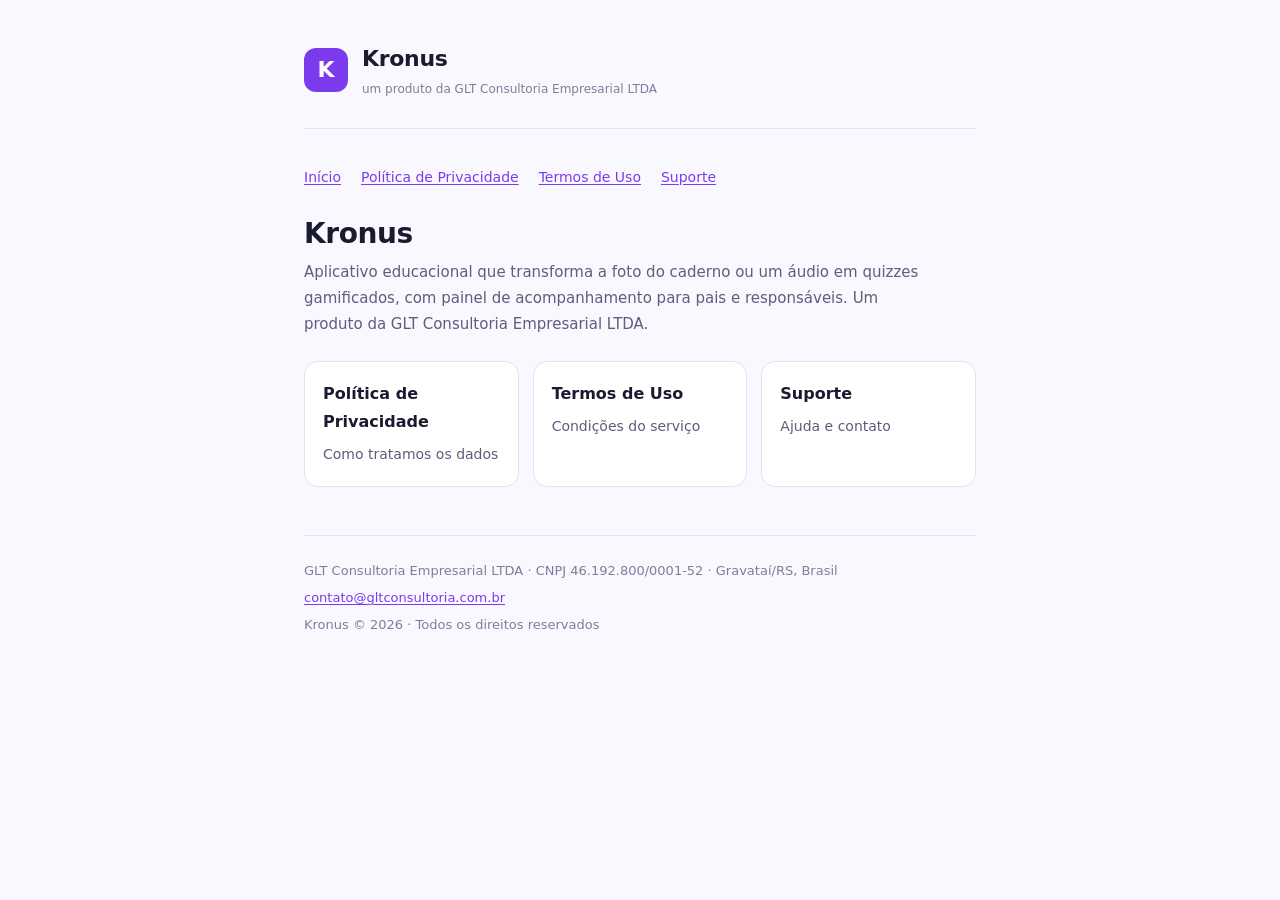
<file: index.html>
<!doctype html>
<html lang="pt-BR">
<head>
<meta charset="utf-8">
<meta name="viewport" content="width=device-width, initial-scale=1">
<title>Kronus — Kronus</title>
<meta name="description" content="Aplicativo educacional gamificado da GLT Consultoria Empresarial.">
<link rel="stylesheet" href="style.css">
</head>
<body>
<div class="page">
  <header>
    <div class="logo-mark" aria-hidden="true">K</div>
    <div>
      <div class="logo-text">Kronus</div>
      <div class="logo-sub">um produto da GLT Consultoria Empresarial LTDA</div>
    </div>
  </header>
  <nav class="doc-nav" aria-label="Documentos">
    <a href="index.html">Início</a>
    <a href="privacy.html">Política de Privacidade</a>
    <a href="terms.html">Termos de Uso</a>
    <a href="support.html">Suporte</a>
  </nav>
  <h1>Kronus</h1>
  <p>Aplicativo educacional que transforma a foto do caderno ou um áudio em quizzes gamificados, com painel de acompanhamento para pais e responsáveis. Um produto da GLT Consultoria Empresarial LTDA.</p>
  <div class="cards">
    <a class="card" href="privacy.html"><strong>Política de Privacidade</strong><span>Como tratamos os dados</span></a>
    <a class="card" href="terms.html"><strong>Termos de Uso</strong><span>Condições do serviço</span></a>
    <a class="card" href="support.html"><strong>Suporte</strong><span>Ajuda e contato</span></a>
  </div>
  <footer>
    <p>GLT Consultoria Empresarial LTDA · CNPJ 46.192.800/0001-52 · Gravataí/RS, Brasil</p>
    <p><a href="mailto:contato@gltconsultoria.com.br">contato@gltconsultoria.com.br</a></p>
    <p>Kronus © 2026 · Todos os direitos reservados</p>
  </footer>
</div>
</body>
</html>
</file>
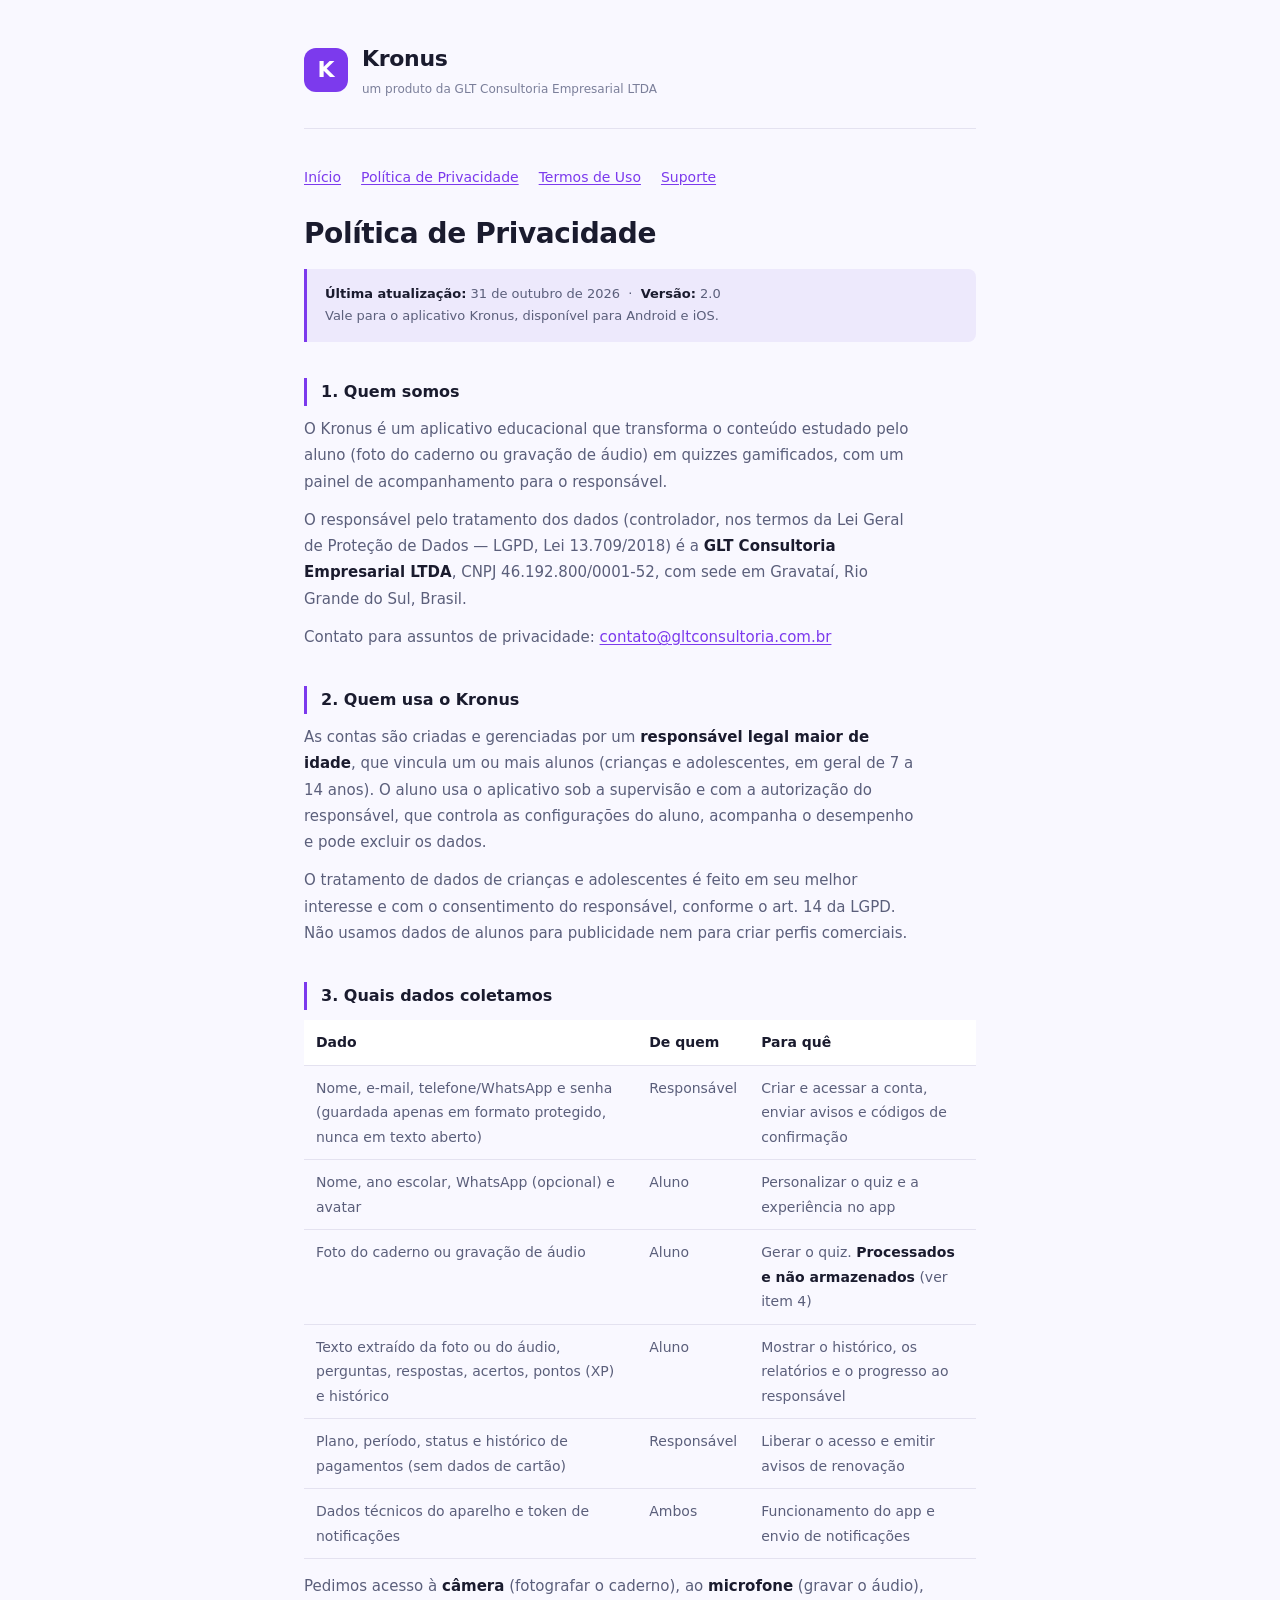
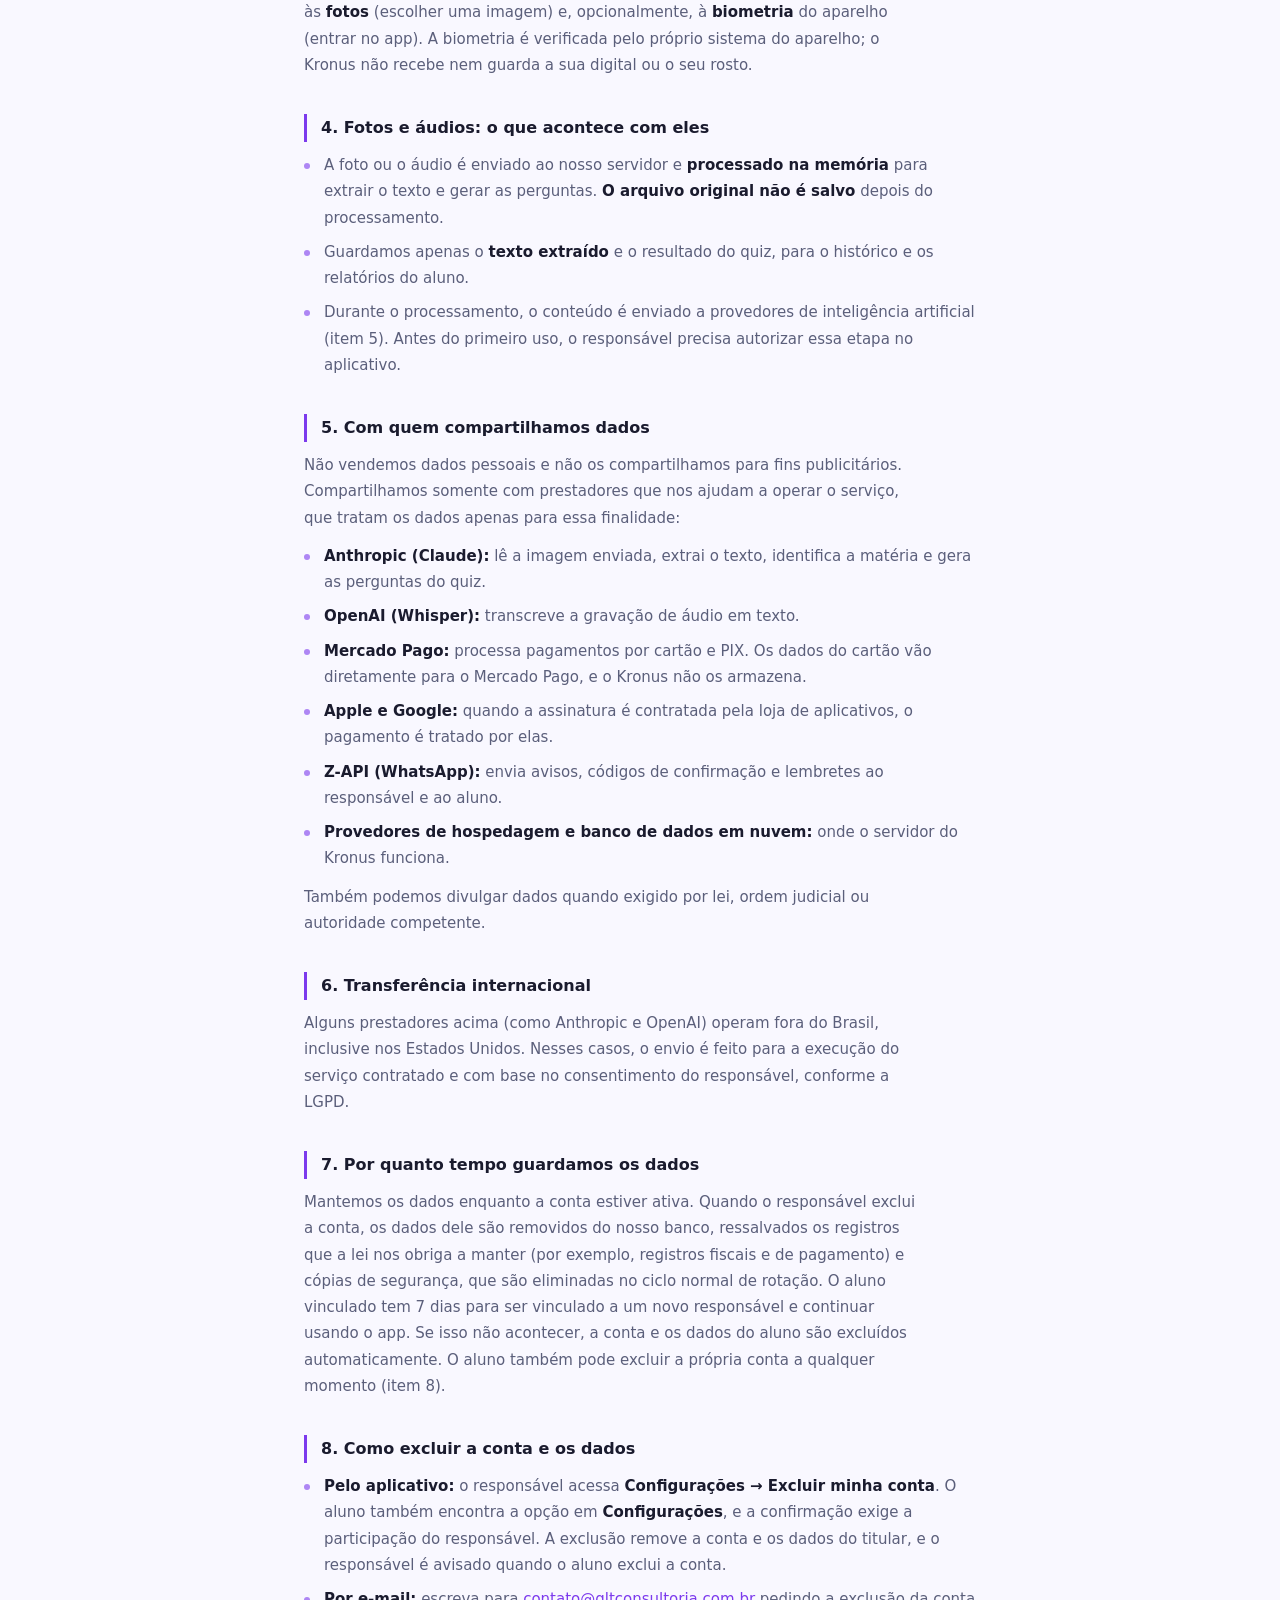
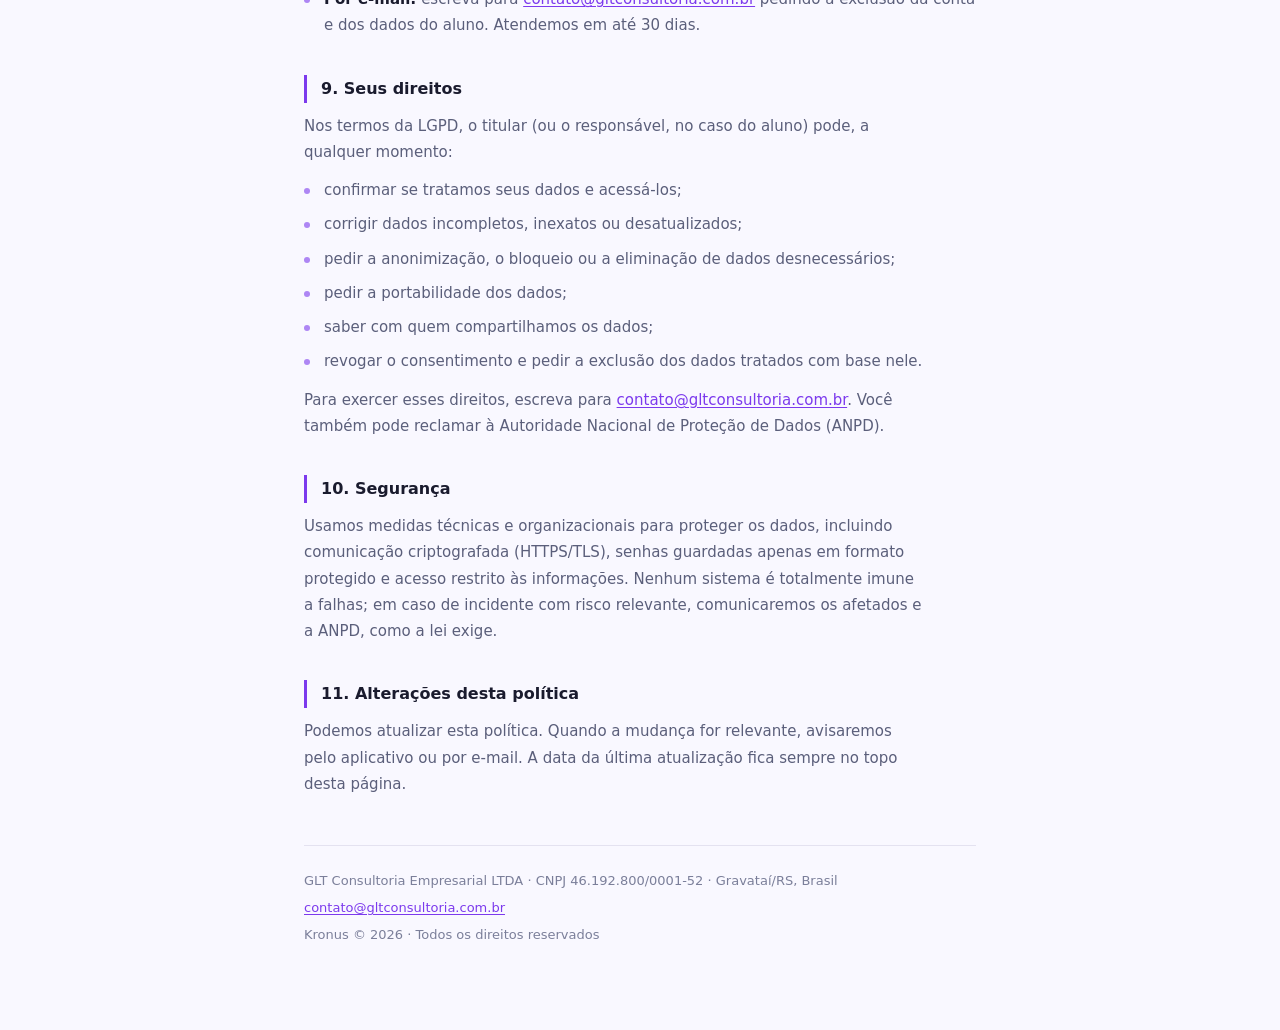
<file: privacy.html>
<!doctype html>
<html lang="pt-BR">
<head>
<meta charset="utf-8">
<meta name="viewport" content="width=device-width, initial-scale=1">
<title>Política de Privacidade — Kronus</title>
<meta name="description" content="Como o aplicativo Kronus coleta, usa e protege os dados de responsáveis e alunos.">
<link rel="stylesheet" href="style.css">
</head>
<body>
<div class="page">
  <header>
    <div class="logo-mark" aria-hidden="true">K</div>
    <div>
      <div class="logo-text">Kronus</div>
      <div class="logo-sub">um produto da GLT Consultoria Empresarial LTDA</div>
    </div>
  </header>

  <nav class="doc-nav" aria-label="Documentos">
    <a href="index.html">Início</a>
    <a href="privacy.html">Política de Privacidade</a>
    <a href="terms.html">Termos de Uso</a>
    <a href="support.html">Suporte</a>
  </nav>

  <h1>Política de Privacidade</h1>
  <div class="meta">
    <p><strong>Última atualização:</strong> 31 de outubro de 2026 &nbsp;·&nbsp; <strong>Versão:</strong> 2.0</p>
    <p>Vale para o aplicativo Kronus, disponível para Android e iOS.</p>
  </div>

  <h2>1. Quem somos</h2>
  <p>O Kronus é um aplicativo educacional que transforma o conteúdo estudado pelo aluno (foto do caderno ou gravação de áudio) em quizzes gamificados, com um painel de acompanhamento para o responsável.</p>
  <p>O responsável pelo tratamento dos dados (controlador, nos termos da Lei Geral de Proteção de Dados — LGPD, Lei 13.709/2018) é a <strong>GLT Consultoria Empresarial LTDA</strong>, CNPJ 46.192.800/0001-52, com sede em Gravataí, Rio Grande do Sul, Brasil.</p>
  <p>Contato para assuntos de privacidade: <a href="mailto:contato@gltconsultoria.com.br">contato@gltconsultoria.com.br</a></p>

  <h2>2. Quem usa o Kronus</h2>
  <p>As contas são criadas e gerenciadas por um <strong>responsável legal maior de idade</strong>, que vincula um ou mais alunos (crianças e adolescentes, em geral de 7 a 14 anos). O aluno usa o aplicativo sob a supervisão e com a autorização do responsável, que controla as configurações do aluno, acompanha o desempenho e pode excluir os dados.</p>
  <p>O tratamento de dados de crianças e adolescentes é feito em seu melhor interesse e com o consentimento do responsável, conforme o art. 14 da LGPD. Não usamos dados de alunos para publicidade nem para criar perfis comerciais.</p>

  <h2>3. Quais dados coletamos</h2>
  <table>
    <thead><tr><th>Dado</th><th>De quem</th><th>Para quê</th></tr></thead>
    <tbody>
      <tr><td>Nome, e-mail, telefone/WhatsApp e senha (guardada apenas em formato protegido, nunca em texto aberto)</td><td>Responsável</td><td>Criar e acessar a conta, enviar avisos e códigos de confirmação</td></tr>
      <tr><td>Nome, ano escolar, WhatsApp (opcional) e avatar</td><td>Aluno</td><td>Personalizar o quiz e a experiência no app</td></tr>
      <tr><td>Foto do caderno ou gravação de áudio</td><td>Aluno</td><td>Gerar o quiz. <strong>Processados e não armazenados</strong> (ver item 4)</td></tr>
      <tr><td>Texto extraído da foto ou do áudio, perguntas, respostas, acertos, pontos (XP) e histórico</td><td>Aluno</td><td>Mostrar o histórico, os relatórios e o progresso ao responsável</td></tr>
      <tr><td>Plano, período, status e histórico de pagamentos (sem dados de cartão)</td><td>Responsável</td><td>Liberar o acesso e emitir avisos de renovação</td></tr>
      <tr><td>Dados técnicos do aparelho e token de notificações</td><td>Ambos</td><td>Funcionamento do app e envio de notificações</td></tr>
    </tbody>
  </table>
  <p>Pedimos acesso à <strong>câmera</strong> (fotografar o caderno), ao <strong>microfone</strong> (gravar o áudio), às <strong>fotos</strong> (escolher uma imagem) e, opcionalmente, à <strong>biometria</strong> do aparelho (entrar no app). A biometria é verificada pelo próprio sistema do aparelho; o Kronus não recebe nem guarda a sua digital ou o seu rosto.</p>

  <h2>4. Fotos e áudios: o que acontece com eles</h2>
  <ul>
    <li>A foto ou o áudio é enviado ao nosso servidor e <strong>processado na memória</strong> para extrair o texto e gerar as perguntas. <strong>O arquivo original não é salvo</strong> depois do processamento.</li>
    <li>Guardamos apenas o <strong>texto extraído</strong> e o resultado do quiz, para o histórico e os relatórios do aluno.</li>
    <li>Durante o processamento, o conteúdo é enviado a provedores de inteligência artificial (item 5). Antes do primeiro uso, o responsável precisa autorizar essa etapa no aplicativo.</li>
  </ul>

  <h2>5. Com quem compartilhamos dados</h2>
  <p>Não vendemos dados pessoais e não os compartilhamos para fins publicitários. Compartilhamos somente com prestadores que nos ajudam a operar o serviço, que tratam os dados apenas para essa finalidade:</p>
  <ul>
    <li><strong>Anthropic (Claude):</strong> lê a imagem enviada, extrai o texto, identifica a matéria e gera as perguntas do quiz.</li>
    <li><strong>OpenAI (Whisper):</strong> transcreve a gravação de áudio em texto.</li>
    <li><strong>Mercado Pago:</strong> processa pagamentos por cartão e PIX. Os dados do cartão vão diretamente para o Mercado Pago, e o Kronus não os armazena.</li>
    <li><strong>Apple e Google:</strong> quando a assinatura é contratada pela loja de aplicativos, o pagamento é tratado por elas.</li>
    <li><strong>Z-API (WhatsApp):</strong> envia avisos, códigos de confirmação e lembretes ao responsável e ao aluno.</li>
    <li><strong>Provedores de hospedagem e banco de dados em nuvem:</strong> onde o servidor do Kronus funciona.</li>
  </ul>
  <p>Também podemos divulgar dados quando exigido por lei, ordem judicial ou autoridade competente.</p>

  <h2>6. Transferência internacional</h2>
  <p>Alguns prestadores acima (como Anthropic e OpenAI) operam fora do Brasil, inclusive nos Estados Unidos. Nesses casos, o envio é feito para a execução do serviço contratado e com base no consentimento do responsável, conforme a LGPD.</p>

  <h2>7. Por quanto tempo guardamos os dados</h2>
  <p>Mantemos os dados enquanto a conta estiver ativa. Quando o responsável exclui a conta, os dados dele são removidos do nosso banco, ressalvados os registros que a lei nos obriga a manter (por exemplo, registros fiscais e de pagamento) e cópias de segurança, que são eliminadas no ciclo normal de rotação. O aluno vinculado tem 7 dias para ser vinculado a um novo responsável e continuar usando o app. Se isso não acontecer, a conta e os dados do aluno são excluídos automaticamente. O aluno também pode excluir a própria conta a qualquer momento (item 8).</p>

  <h2>8. Como excluir a conta e os dados</h2>
  <ul>
    <li><strong>Pelo aplicativo:</strong> o responsável acessa <strong>Configurações → Excluir minha conta</strong>. O aluno também encontra a opção em <strong>Configurações</strong>, e a confirmação exige a participação do responsável. A exclusão remove a conta e os dados do titular, e o responsável é avisado quando o aluno exclui a conta.</li>
    <li><strong>Por e-mail:</strong> escreva para <a href="mailto:contato@gltconsultoria.com.br">contato@gltconsultoria.com.br</a> pedindo a exclusão da conta e dos dados do aluno. Atendemos em até 30 dias.</li>
  </ul>

  <h2>9. Seus direitos</h2>
  <p>Nos termos da LGPD, o titular (ou o responsável, no caso do aluno) pode, a qualquer momento:</p>
  <ul>
    <li>confirmar se tratamos seus dados e acessá-los;</li>
    <li>corrigir dados incompletos, inexatos ou desatualizados;</li>
    <li>pedir a anonimização, o bloqueio ou a eliminação de dados desnecessários;</li>
    <li>pedir a portabilidade dos dados;</li>
    <li>saber com quem compartilhamos os dados;</li>
    <li>revogar o consentimento e pedir a exclusão dos dados tratados com base nele.</li>
  </ul>
  <p>Para exercer esses direitos, escreva para <a href="mailto:contato@gltconsultoria.com.br">contato@gltconsultoria.com.br</a>. Você também pode reclamar à Autoridade Nacional de Proteção de Dados (ANPD).</p>

  <h2>10. Segurança</h2>
  <p>Usamos medidas técnicas e organizacionais para proteger os dados, incluindo comunicação criptografada (HTTPS/TLS), senhas guardadas apenas em formato protegido e acesso restrito às informações. Nenhum sistema é totalmente imune a falhas; em caso de incidente com risco relevante, comunicaremos os afetados e a ANPD, como a lei exige.</p>

  <h2>11. Alterações desta política</h2>
  <p>Podemos atualizar esta política. Quando a mudança for relevante, avisaremos pelo aplicativo ou por e-mail. A data da última atualização fica sempre no topo desta página.</p>

  <footer>
    <p>GLT Consultoria Empresarial LTDA · CNPJ 46.192.800/0001-52 · Gravataí/RS, Brasil</p>
    <p><a href="mailto:contato@gltconsultoria.com.br">contato@gltconsultoria.com.br</a></p>
    <p>Kronus © 2026 · Todos os direitos reservados</p>
  </footer>
</div>
</body>
</html>
</file>
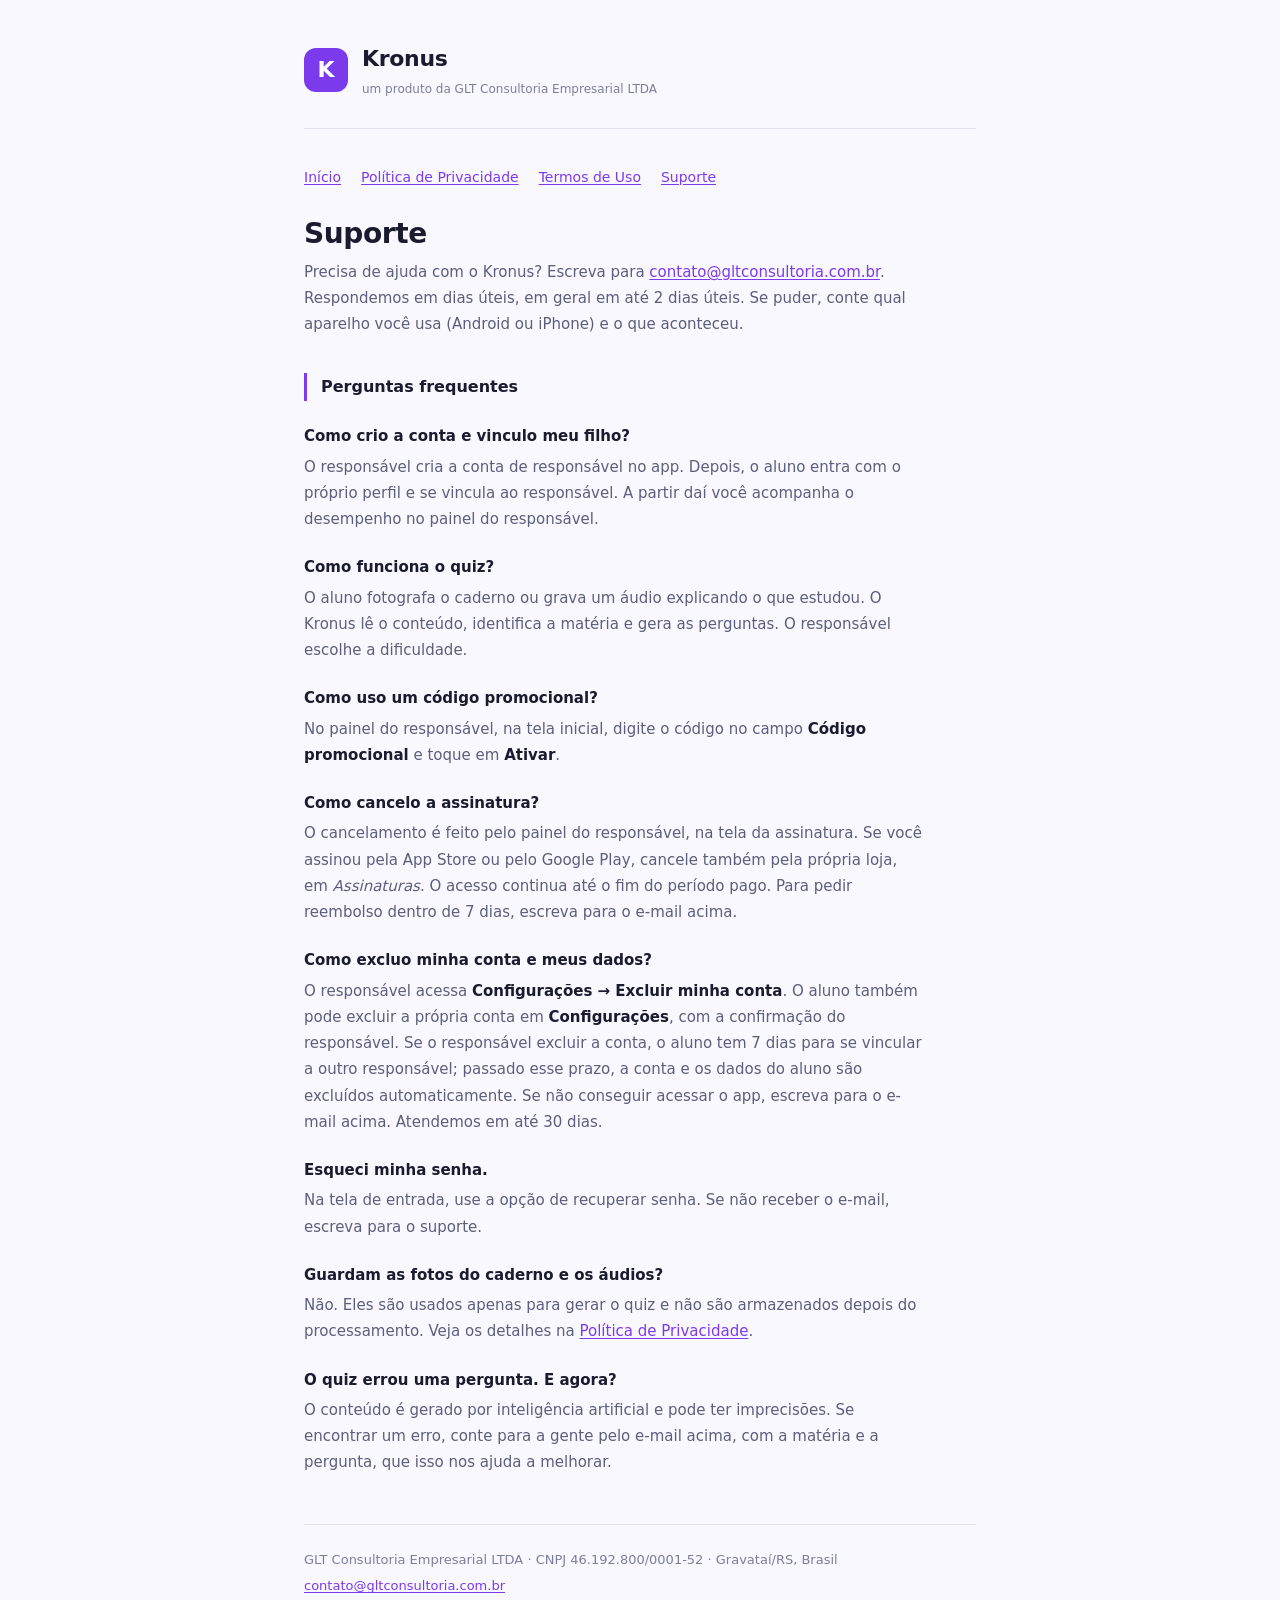
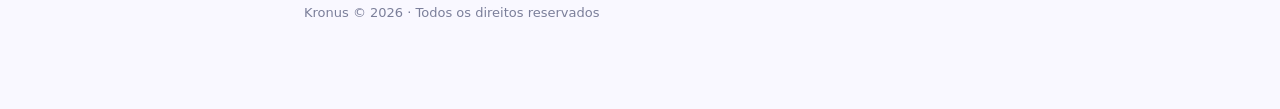
<file: support.html>
<!doctype html>
<html lang="pt-BR">
<head>
<meta charset="utf-8">
<meta name="viewport" content="width=device-width, initial-scale=1">
<title>Suporte — Kronus</title>
<meta name="description" content="Ajuda e perguntas frequentes sobre o aplicativo Kronus.">
<link rel="stylesheet" href="style.css">
</head>
<body>
<div class="page">
  <header>
    <div class="logo-mark" aria-hidden="true">K</div>
    <div>
      <div class="logo-text">Kronus</div>
      <div class="logo-sub">um produto da GLT Consultoria Empresarial LTDA</div>
    </div>
  </header>
  <nav class="doc-nav" aria-label="Documentos">
    <a href="index.html">Início</a>
    <a href="privacy.html">Política de Privacidade</a>
    <a href="terms.html">Termos de Uso</a>
    <a href="support.html">Suporte</a>
  </nav>
  <h1>Suporte</h1>
  <p>Precisa de ajuda com o Kronus? Escreva para <a href="mailto:contato@gltconsultoria.com.br">contato@gltconsultoria.com.br</a>. Respondemos em dias úteis, em geral em até 2 dias úteis. Se puder, conte qual aparelho você usa (Android ou iPhone) e o que aconteceu.</p>

  <div class="faq">
    <h2>Perguntas frequentes</h2>

    <h3>Como crio a conta e vinculo meu filho?</h3>
    <p>O responsável cria a conta de responsável no app. Depois, o aluno entra com o próprio perfil e se vincula ao responsável. A partir daí você acompanha o desempenho no painel do responsável.</p>

    <h3>Como funciona o quiz?</h3>
    <p>O aluno fotografa o caderno ou grava um áudio explicando o que estudou. O Kronus lê o conteúdo, identifica a matéria e gera as perguntas. O responsável escolhe a dificuldade.</p>

    <h3>Como uso um código promocional?</h3>
    <p>No painel do responsável, na tela inicial, digite o código no campo <strong>Código promocional</strong> e toque em <strong>Ativar</strong>.</p>

    <h3>Como cancelo a assinatura?</h3>
    <p>O cancelamento é feito pelo painel do responsável, na tela da assinatura. Se você assinou pela App Store ou pelo Google Play, cancele também pela própria loja, em <em>Assinaturas</em>. O acesso continua até o fim do período pago. Para pedir reembolso dentro de 7 dias, escreva para o e-mail acima.</p>

    <h3>Como excluo minha conta e meus dados?</h3>
    <p>O responsável acessa <strong>Configurações → Excluir minha conta</strong>. O aluno também pode excluir a própria conta em <strong>Configurações</strong>, com a confirmação do responsável. Se o responsável excluir a conta, o aluno tem 7 dias para se vincular a outro responsável; passado esse prazo, a conta e os dados do aluno são excluídos automaticamente. Se não conseguir acessar o app, escreva para o e-mail acima. Atendemos em até 30 dias.</p>

    <h3>Esqueci minha senha.</h3>
    <p>Na tela de entrada, use a opção de recuperar senha. Se não receber o e-mail, escreva para o suporte.</p>

    <h3>Guardam as fotos do caderno e os áudios?</h3>
    <p>Não. Eles são usados apenas para gerar o quiz e não são armazenados depois do processamento. Veja os detalhes na <a href="privacy.html">Política de Privacidade</a>.</p>

    <h3>O quiz errou uma pergunta. E agora?</h3>
    <p>O conteúdo é gerado por inteligência artificial e pode ter imprecisões. Se encontrar um erro, conte para a gente pelo e-mail acima, com a matéria e a pergunta, que isso nos ajuda a melhorar.</p>
  </div>

  <footer>
    <p>GLT Consultoria Empresarial LTDA · CNPJ 46.192.800/0001-52 · Gravataí/RS, Brasil</p>
    <p><a href="mailto:contato@gltconsultoria.com.br">contato@gltconsultoria.com.br</a></p>
    <p>Kronus © 2026 · Todos os direitos reservados</p>
  </footer>
</div>
</body>
</html>
</file>
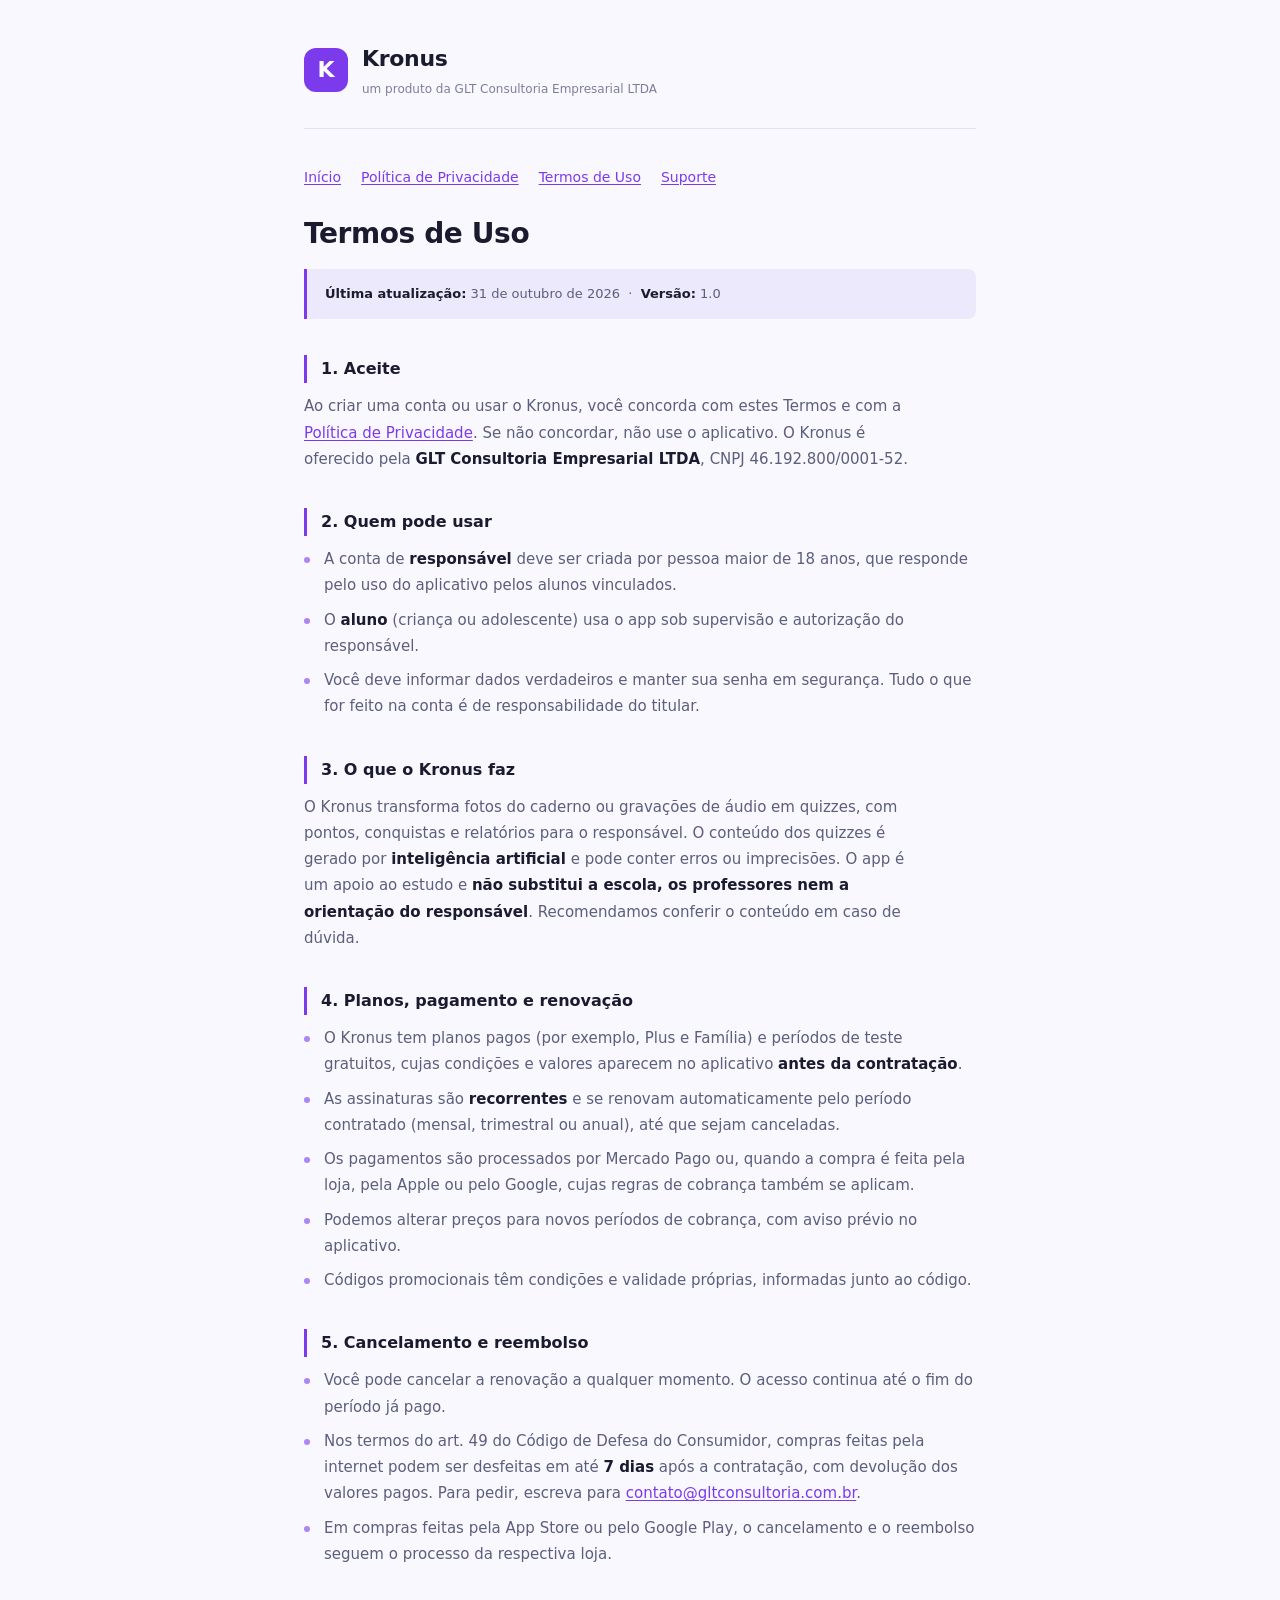
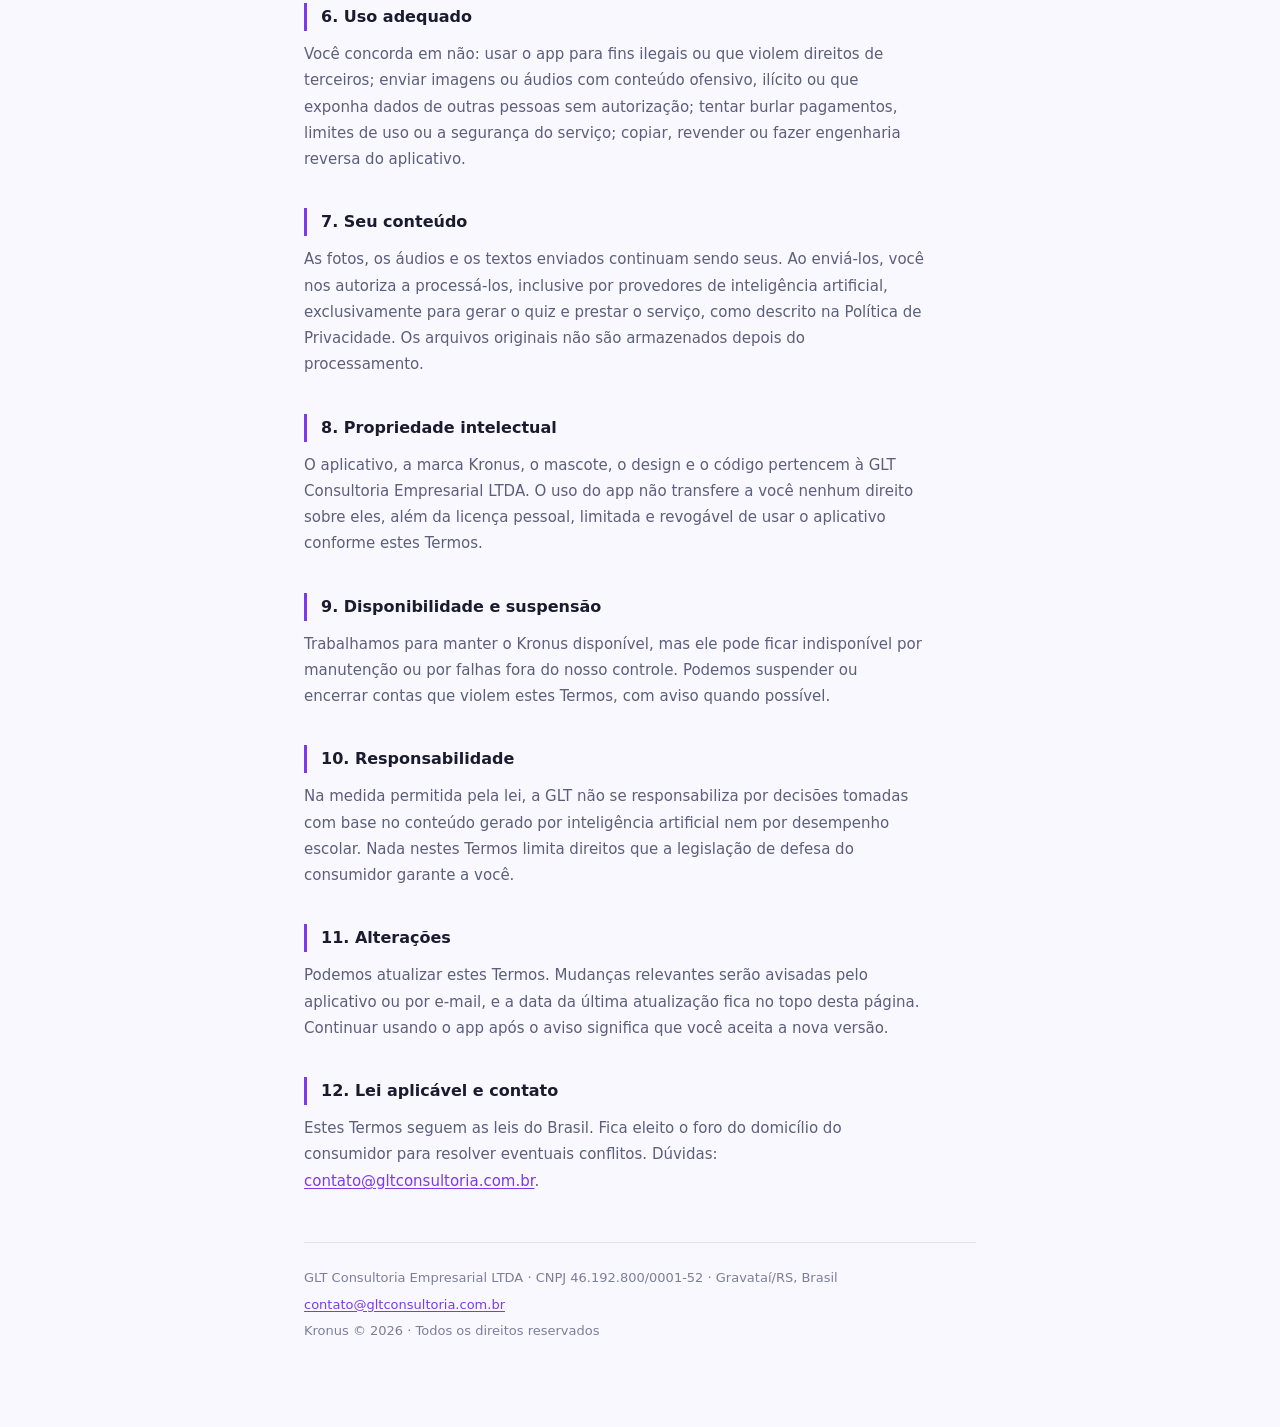
<file: terms.html>
<!doctype html>
<html lang="pt-BR">
<head>
<meta charset="utf-8">
<meta name="viewport" content="width=device-width, initial-scale=1">
<title>Termos de Uso — Kronus</title>
<meta name="description" content="Condições de uso do aplicativo Kronus.">
<link rel="stylesheet" href="style.css">
</head>
<body>
<div class="page">
  <header>
    <div class="logo-mark" aria-hidden="true">K</div>
    <div>
      <div class="logo-text">Kronus</div>
      <div class="logo-sub">um produto da GLT Consultoria Empresarial LTDA</div>
    </div>
  </header>
  <nav class="doc-nav" aria-label="Documentos">
    <a href="index.html">Início</a>
    <a href="privacy.html">Política de Privacidade</a>
    <a href="terms.html">Termos de Uso</a>
    <a href="support.html">Suporte</a>
  </nav>
  <h1>Termos de Uso</h1>
  <div class="meta"><p><strong>Última atualização:</strong> 31 de outubro de 2026 &nbsp;·&nbsp; <strong>Versão:</strong> 1.0</p></div>

  <h2>1. Aceite</h2>
  <p>Ao criar uma conta ou usar o Kronus, você concorda com estes Termos e com a <a href="privacy.html">Política de Privacidade</a>. Se não concordar, não use o aplicativo. O Kronus é oferecido pela <strong>GLT Consultoria Empresarial LTDA</strong>, CNPJ 46.192.800/0001-52.</p>

  <h2>2. Quem pode usar</h2>
  <ul>
    <li>A conta de <strong>responsável</strong> deve ser criada por pessoa maior de 18 anos, que responde pelo uso do aplicativo pelos alunos vinculados.</li>
    <li>O <strong>aluno</strong> (criança ou adolescente) usa o app sob supervisão e autorização do responsável.</li>
    <li>Você deve informar dados verdadeiros e manter sua senha em segurança. Tudo o que for feito na conta é de responsabilidade do titular.</li>
  </ul>

  <h2>3. O que o Kronus faz</h2>
  <p>O Kronus transforma fotos do caderno ou gravações de áudio em quizzes, com pontos, conquistas e relatórios para o responsável. O conteúdo dos quizzes é gerado por <strong>inteligência artificial</strong> e pode conter erros ou imprecisões. O app é um apoio ao estudo e <strong>não substitui a escola, os professores nem a orientação do responsável</strong>. Recomendamos conferir o conteúdo em caso de dúvida.</p>

  <h2>4. Planos, pagamento e renovação</h2>
  <ul>
    <li>O Kronus tem planos pagos (por exemplo, Plus e Família) e períodos de teste gratuitos, cujas condições e valores aparecem no aplicativo <strong>antes da contratação</strong>.</li>
    <li>As assinaturas são <strong>recorrentes</strong> e se renovam automaticamente pelo período contratado (mensal, trimestral ou anual), até que sejam canceladas.</li>
    <li>Os pagamentos são processados por Mercado Pago ou, quando a compra é feita pela loja, pela Apple ou pelo Google, cujas regras de cobrança também se aplicam.</li>
    <li>Podemos alterar preços para novos períodos de cobrança, com aviso prévio no aplicativo.</li>
    <li>Códigos promocionais têm condições e validade próprias, informadas junto ao código.</li>
  </ul>

  <h2>5. Cancelamento e reembolso</h2>
  <ul>
    <li>Você pode cancelar a renovação a qualquer momento. O acesso continua até o fim do período já pago.</li>
    <li>Nos termos do art. 49 do Código de Defesa do Consumidor, compras feitas pela internet podem ser desfeitas em até <strong>7 dias</strong> após a contratação, com devolução dos valores pagos. Para pedir, escreva para <a href="mailto:contato@gltconsultoria.com.br">contato@gltconsultoria.com.br</a>.</li>
    <li>Em compras feitas pela App Store ou pelo Google Play, o cancelamento e o reembolso seguem o processo da respectiva loja.</li>
  </ul>

  <h2>6. Uso adequado</h2>
  <p>Você concorda em não: usar o app para fins ilegais ou que violem direitos de terceiros; enviar imagens ou áudios com conteúdo ofensivo, ilícito ou que exponha dados de outras pessoas sem autorização; tentar burlar pagamentos, limites de uso ou a segurança do serviço; copiar, revender ou fazer engenharia reversa do aplicativo.</p>

  <h2>7. Seu conteúdo</h2>
  <p>As fotos, os áudios e os textos enviados continuam sendo seus. Ao enviá-los, você nos autoriza a processá-los, inclusive por provedores de inteligência artificial, exclusivamente para gerar o quiz e prestar o serviço, como descrito na Política de Privacidade. Os arquivos originais não são armazenados depois do processamento.</p>

  <h2>8. Propriedade intelectual</h2>
  <p>O aplicativo, a marca Kronus, o mascote, o design e o código pertencem à GLT Consultoria Empresarial LTDA. O uso do app não transfere a você nenhum direito sobre eles, além da licença pessoal, limitada e revogável de usar o aplicativo conforme estes Termos.</p>

  <h2>9. Disponibilidade e suspensão</h2>
  <p>Trabalhamos para manter o Kronus disponível, mas ele pode ficar indisponível por manutenção ou por falhas fora do nosso controle. Podemos suspender ou encerrar contas que violem estes Termos, com aviso quando possível.</p>

  <h2>10. Responsabilidade</h2>
  <p>Na medida permitida pela lei, a GLT não se responsabiliza por decisões tomadas com base no conteúdo gerado por inteligência artificial nem por desempenho escolar. Nada nestes Termos limita direitos que a legislação de defesa do consumidor garante a você.</p>

  <h2>11. Alterações</h2>
  <p>Podemos atualizar estes Termos. Mudanças relevantes serão avisadas pelo aplicativo ou por e-mail, e a data da última atualização fica no topo desta página. Continuar usando o app após o aviso significa que você aceita a nova versão.</p>

  <h2>12. Lei aplicável e contato</h2>
  <p>Estes Termos seguem as leis do Brasil. Fica eleito o foro do domicílio do consumidor para resolver eventuais conflitos. Dúvidas: <a href="mailto:contato@gltconsultoria.com.br">contato@gltconsultoria.com.br</a>.</p>

  <footer>
    <p>GLT Consultoria Empresarial LTDA · CNPJ 46.192.800/0001-52 · Gravataí/RS, Brasil</p>
    <p><a href="mailto:contato@gltconsultoria.com.br">contato@gltconsultoria.com.br</a></p>
    <p>Kronus © 2026 · Todos os direitos reservados</p>
  </footer>
</div>
</body>
</html>
</file>
<file: style.css>
:root {
  --bg: #f9f8ff; --surface: #ffffff; --border: #e4e2f0; --accent: #7c3aed; --accent-soft: #ede9fc;
  --text: #1a1b2e; --text-secondary: #5b5f7b; --text-faint: #7b7f9a;
}
@media (prefers-color-scheme: dark) {
  :root { --bg: #0c0d20; --surface: #13142a; --border: #252640; --accent: #a78bfa; --accent-soft: #1e1840;
    --text: #eeedf8; --text-secondary: #b3b1d6; --text-faint: #8785a8; }
}
*, *::before, *::after { box-sizing: border-box; margin: 0; padding: 0; }
body { background: var(--bg); color: var(--text); font-family: system-ui, -apple-system, "Segoe UI", Roboto, sans-serif; font-size: 16px; line-height: 1.75; -webkit-font-smoothing: antialiased; }
.page { max-width: 720px; margin: 0 auto; padding: 40px 24px 80px; }
header { display: flex; align-items: center; gap: 14px; margin-bottom: 36px; padding-bottom: 28px; border-bottom: 1px solid var(--border); }
.logo-mark { width: 44px; height: 44px; background: var(--accent); border-radius: 12px; display: flex; align-items: center; justify-content: center; flex-shrink: 0; color: #fff; font-weight: 800; font-size: 22px; }
.logo-text { font-size: 22px; font-weight: 700; letter-spacing: -.3px; }
.logo-sub { font-size: 12px; color: var(--text-faint); }
nav.doc-nav { display: flex; flex-wrap: wrap; gap: 8px 20px; margin-bottom: 28px; font-size: 14px; }
h1 { font-size: 28px; line-height: 1.2; letter-spacing: -.4px; margin-bottom: 8px; text-wrap: balance; }
h2 { font-size: 16px; font-weight: 700; margin: 36px 0 10px; padding-left: 14px; border-left: 3px solid var(--accent); text-wrap: balance; }
p { color: var(--text-secondary); font-size: 15px; margin-bottom: 12px; max-width: 65ch; }
ul { list-style: none; display: flex; flex-direction: column; gap: 8px; margin-bottom: 12px; }
li { color: var(--text-secondary); font-size: 15px; padding-left: 20px; position: relative; }
li::before { content: ''; position: absolute; left: 0; top: 11px; width: 6px; height: 6px; border-radius: 50%; background: var(--accent); opacity: .6; }
strong { color: var(--text); font-weight: 600; }
a { color: var(--accent); text-underline-offset: 2px; }
a:focus-visible { outline: 2px solid var(--accent); outline-offset: 2px; border-radius: 2px; }
.meta { background: var(--accent-soft); border-left: 3px solid var(--accent); border-radius: 0 8px 8px 0; padding: 14px 18px; margin: 18px 0 8px; }
.meta p { font-size: 13px; margin: 0; }
table { width: 100%; border-collapse: collapse; margin: 6px 0 14px; font-size: 14px; }
th, td { text-align: left; vertical-align: top; padding: 10px 12px; border-bottom: 1px solid var(--border); color: var(--text-secondary); }
th { color: var(--text); font-weight: 600; background: var(--surface); }
.faq h3 { font-size: 15px; margin: 22px 0 4px; color: var(--text); }
footer { margin-top: 48px; padding-top: 24px; border-top: 1px solid var(--border); }
footer p { font-size: 13px; color: var(--text-faint); margin-bottom: 4px; }
.cards { display: grid; gap: 14px; grid-template-columns: repeat(auto-fit, minmax(200px, 1fr)); margin: 24px 0; }
.card { display: block; background: var(--surface); border: 1px solid var(--border); border-radius: 14px; padding: 18px; text-decoration: none; }
.card strong { display: block; margin-bottom: 4px; }
.card span { font-size: 14px; color: var(--text-secondary); }
</file>
